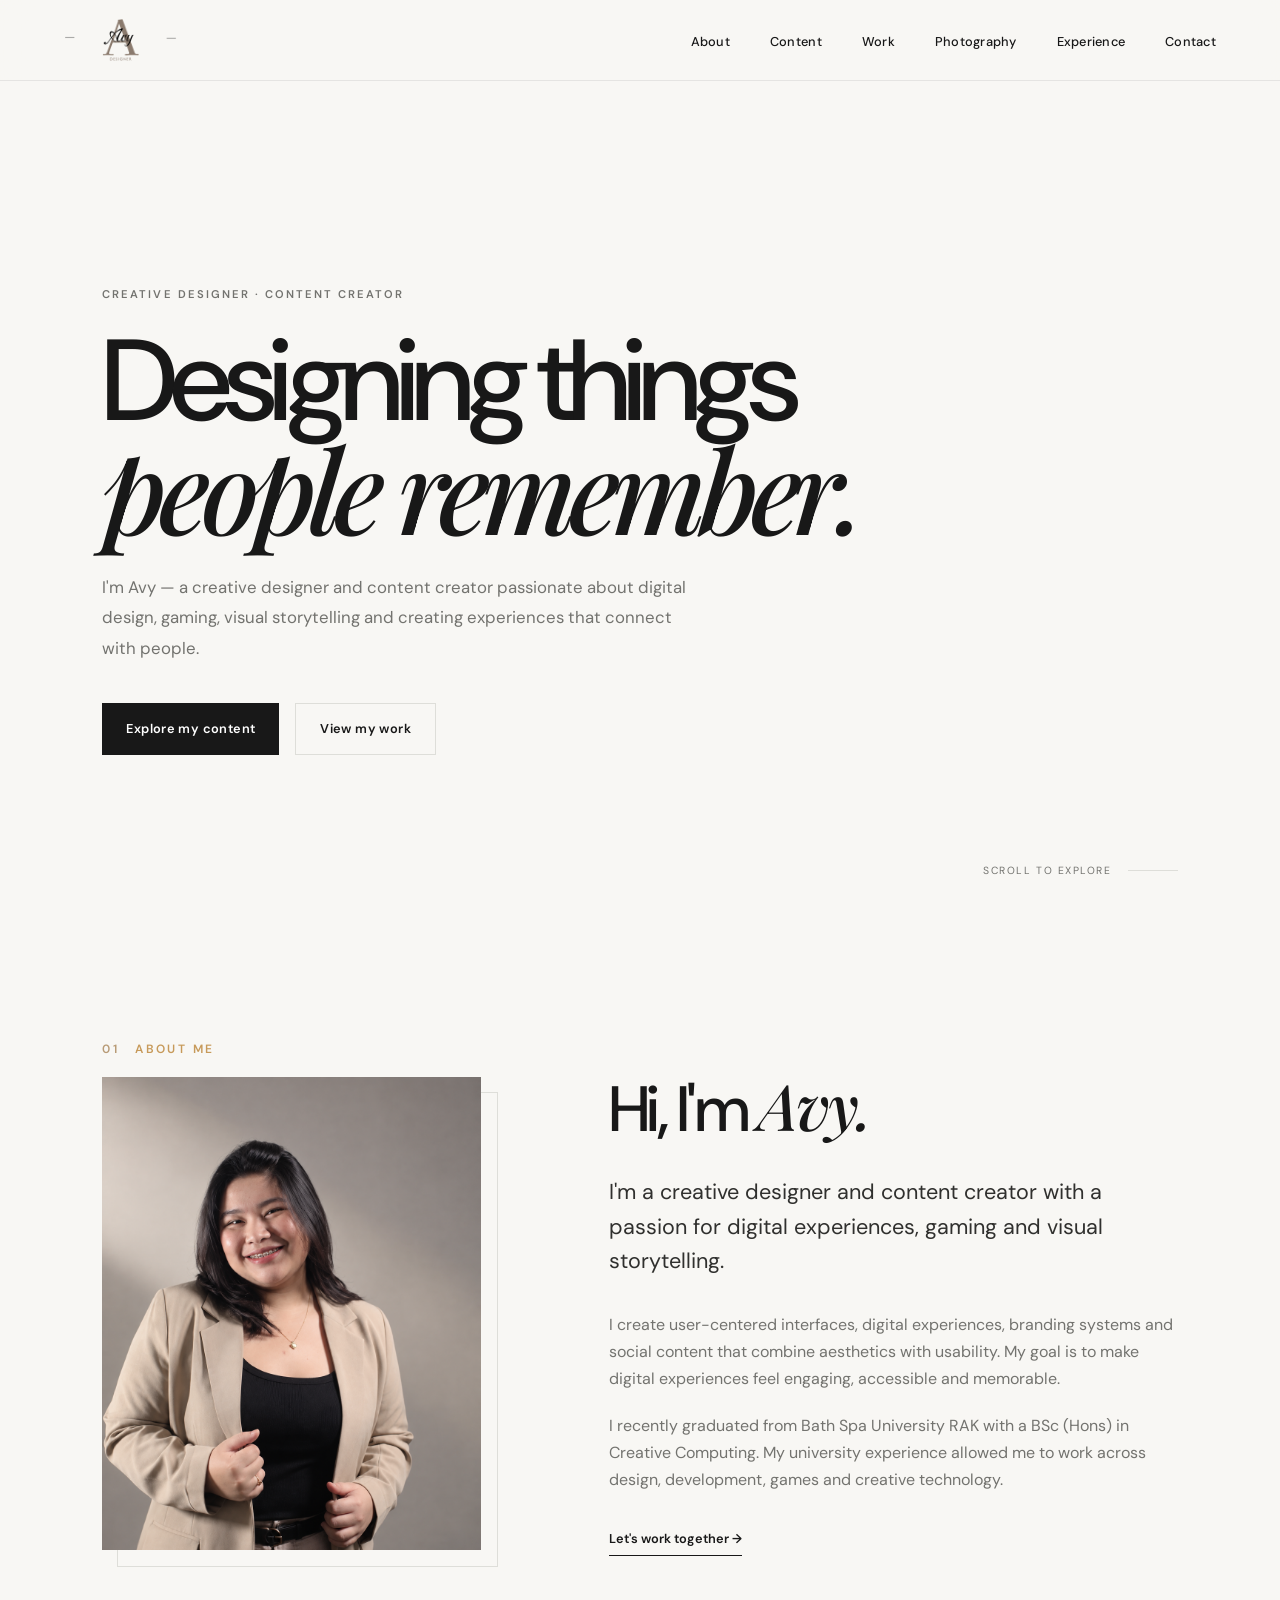
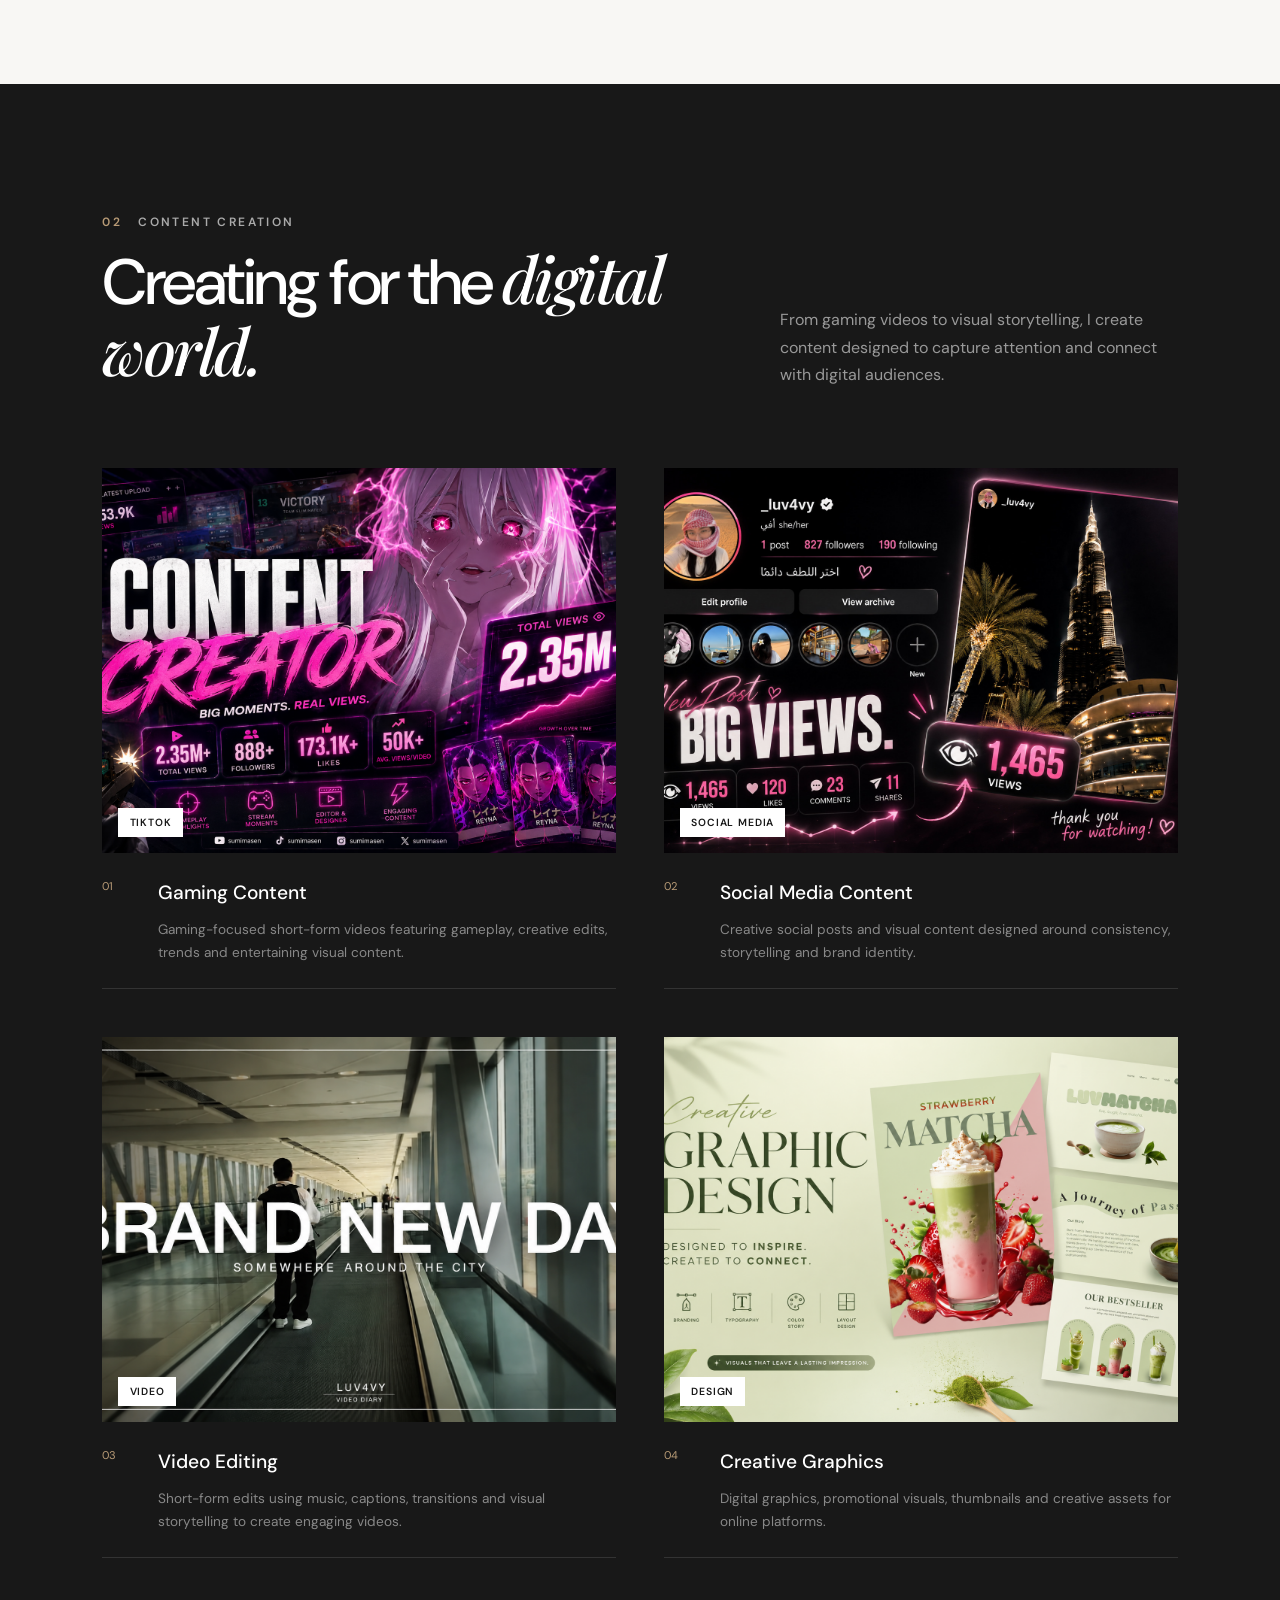
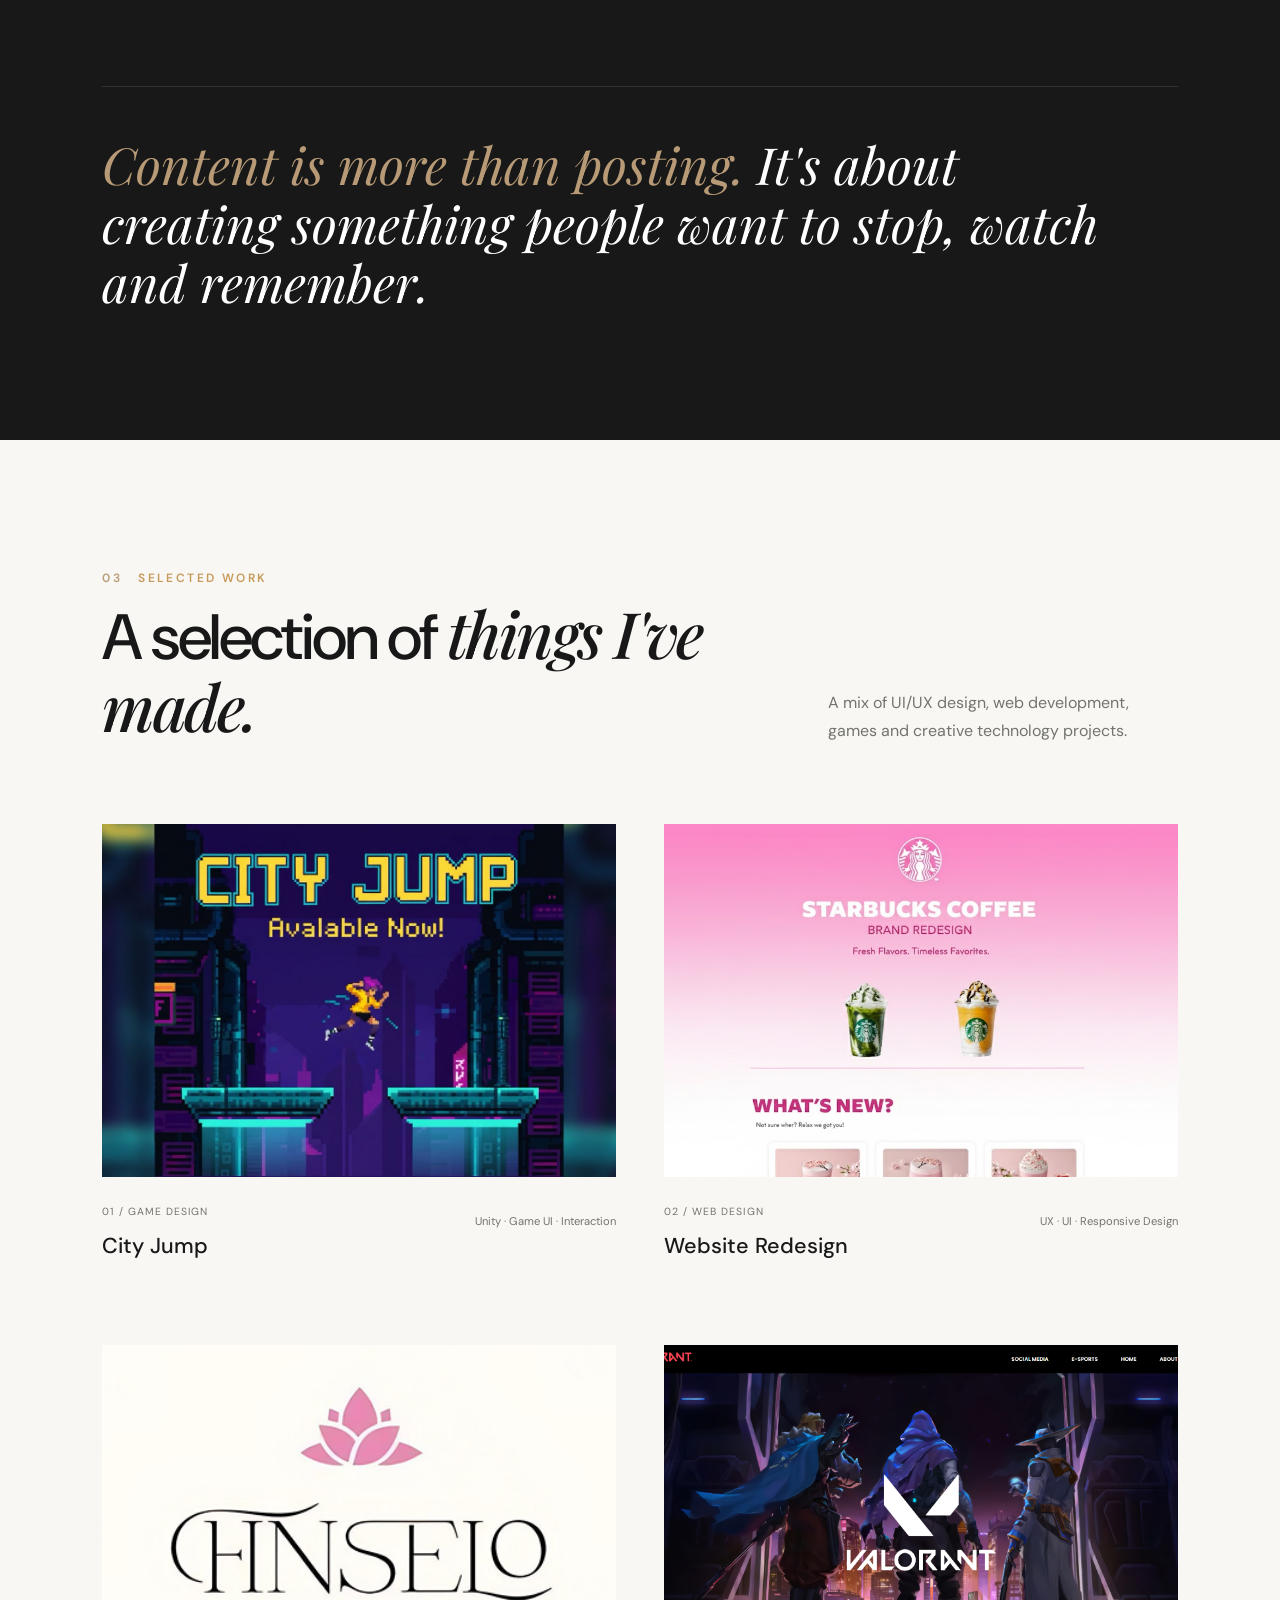
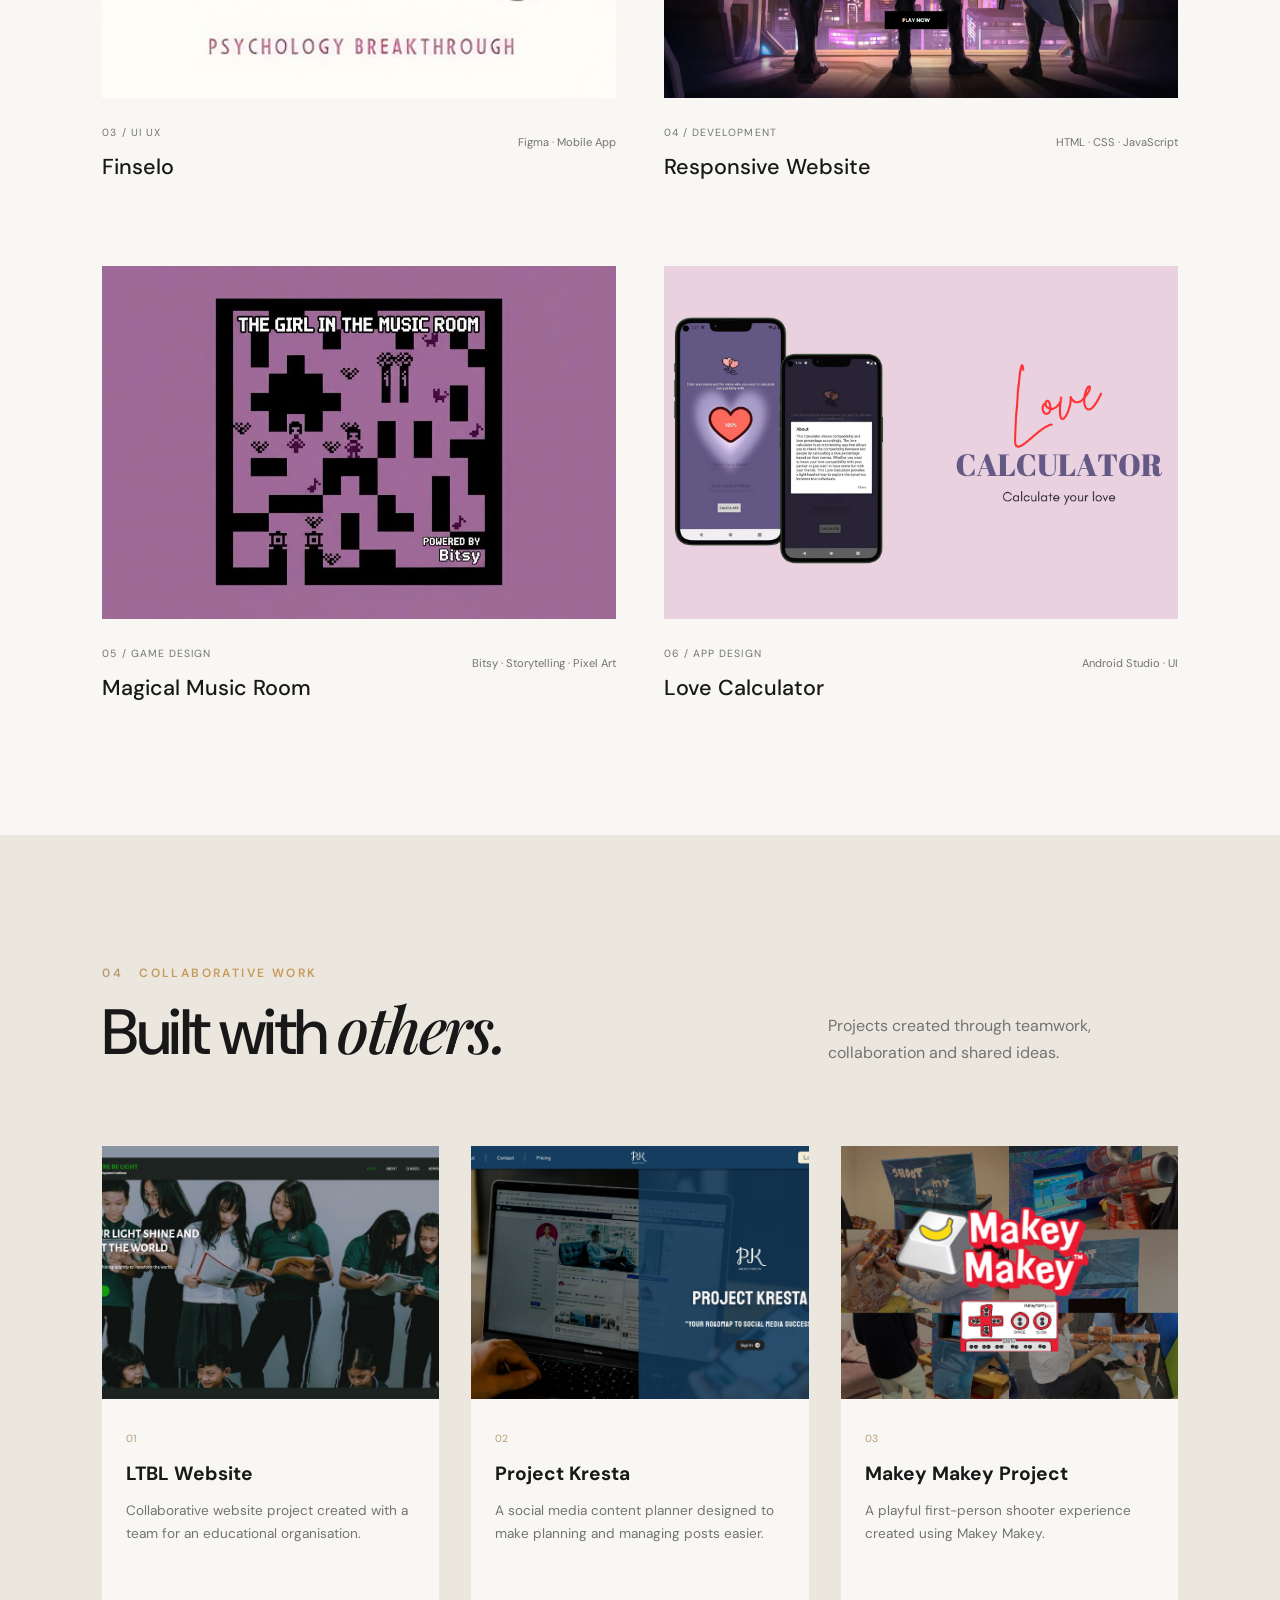
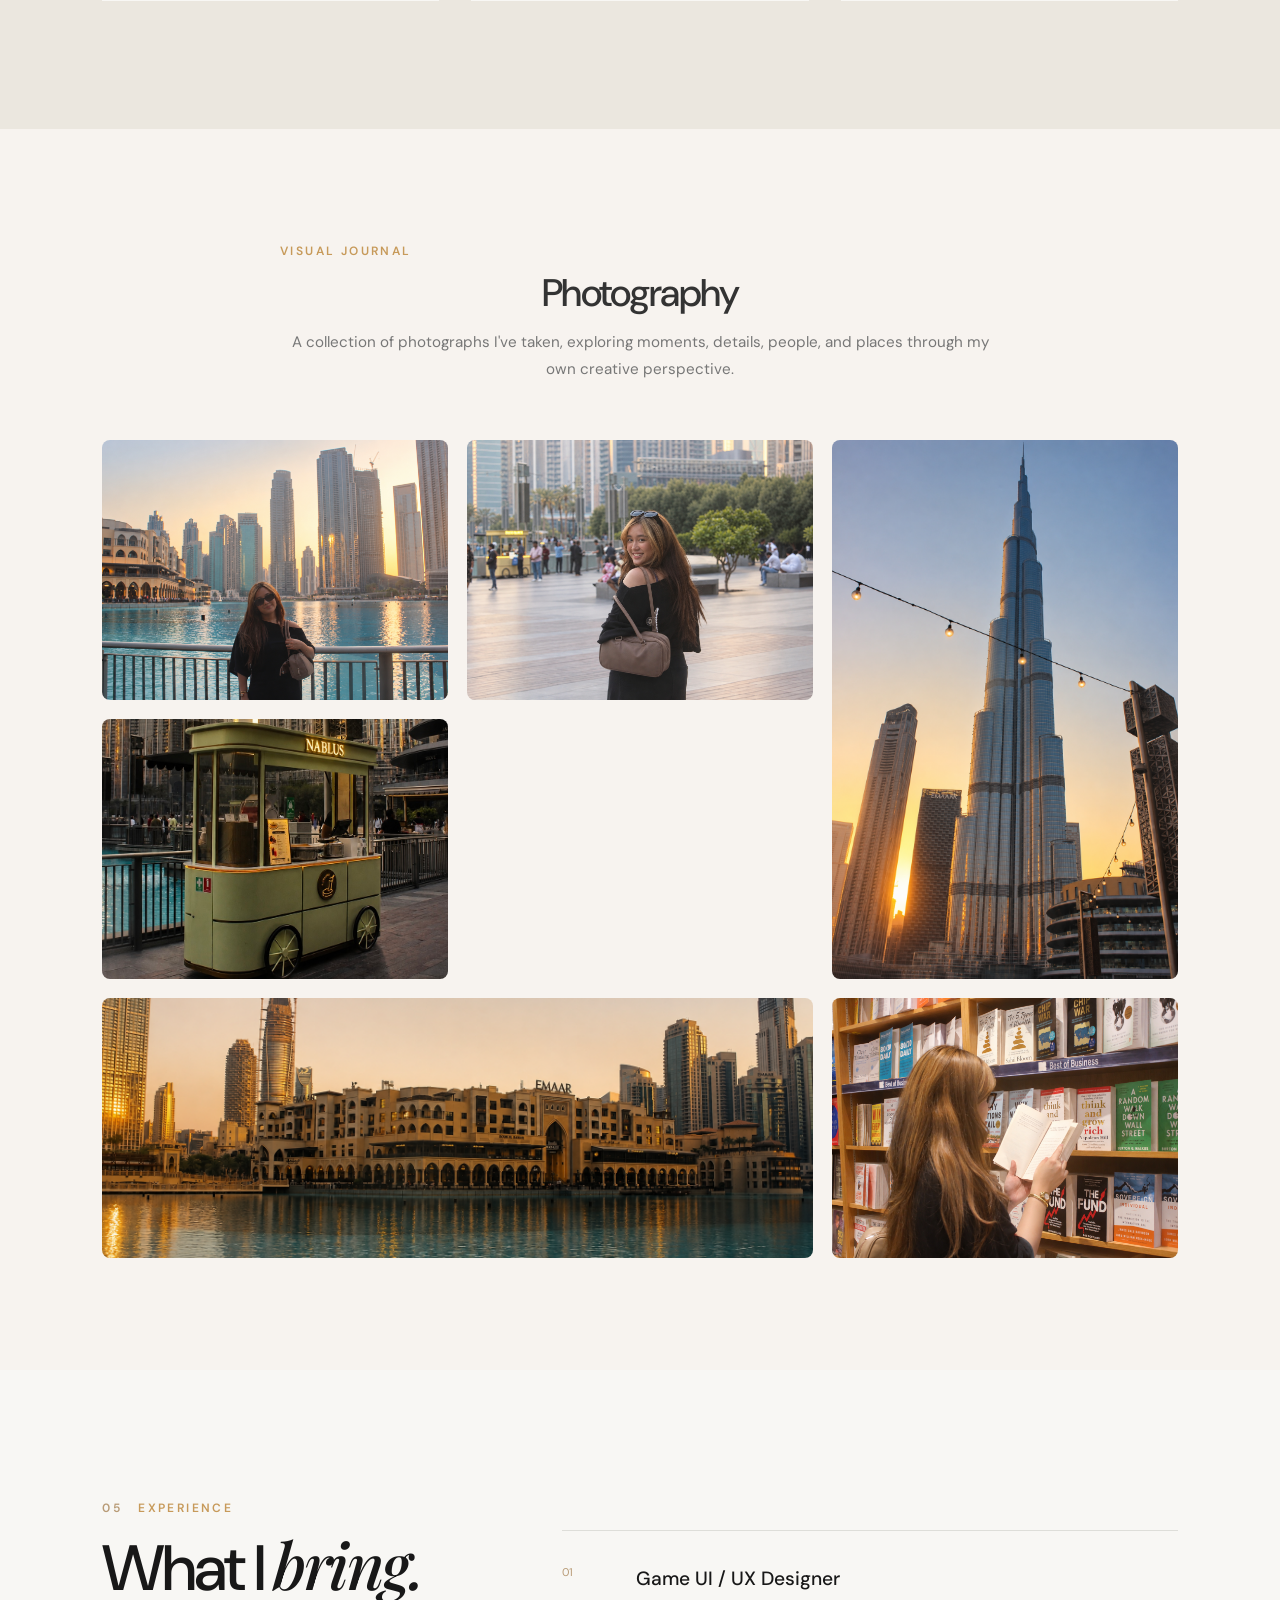
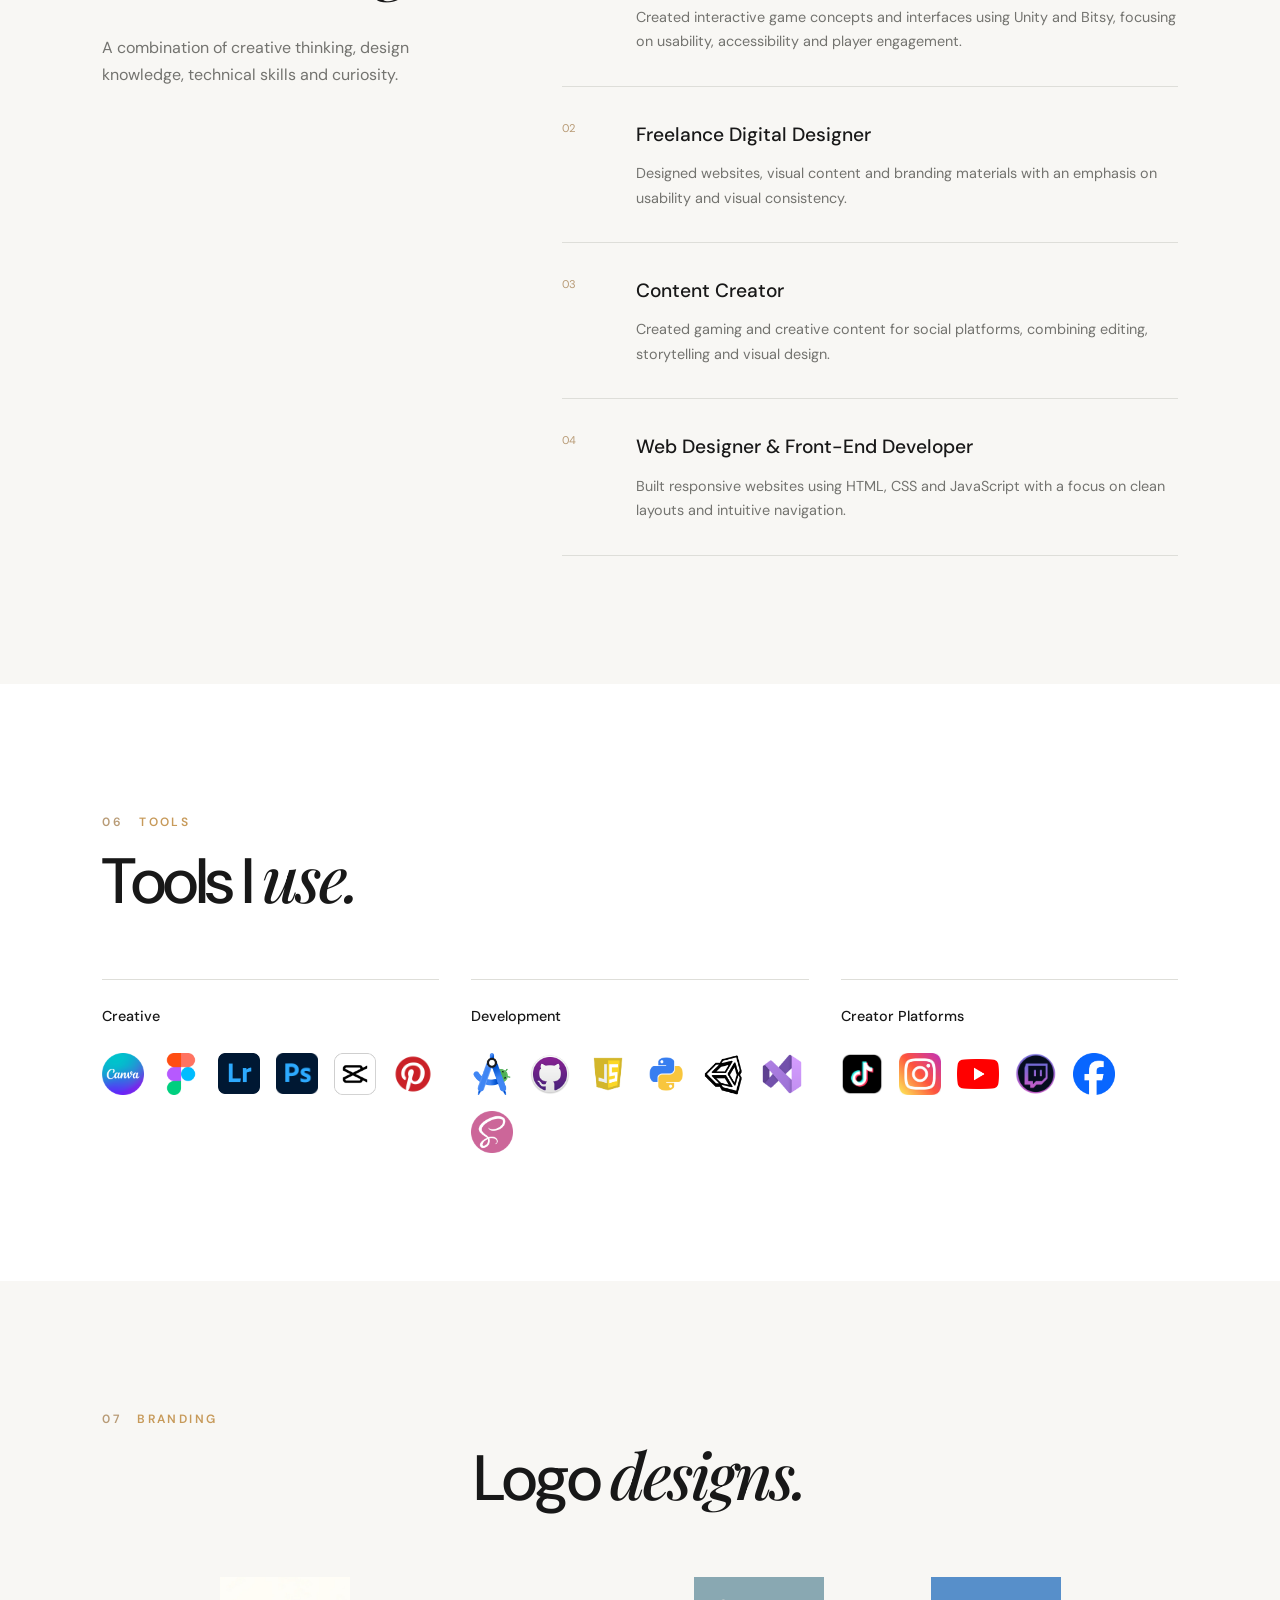
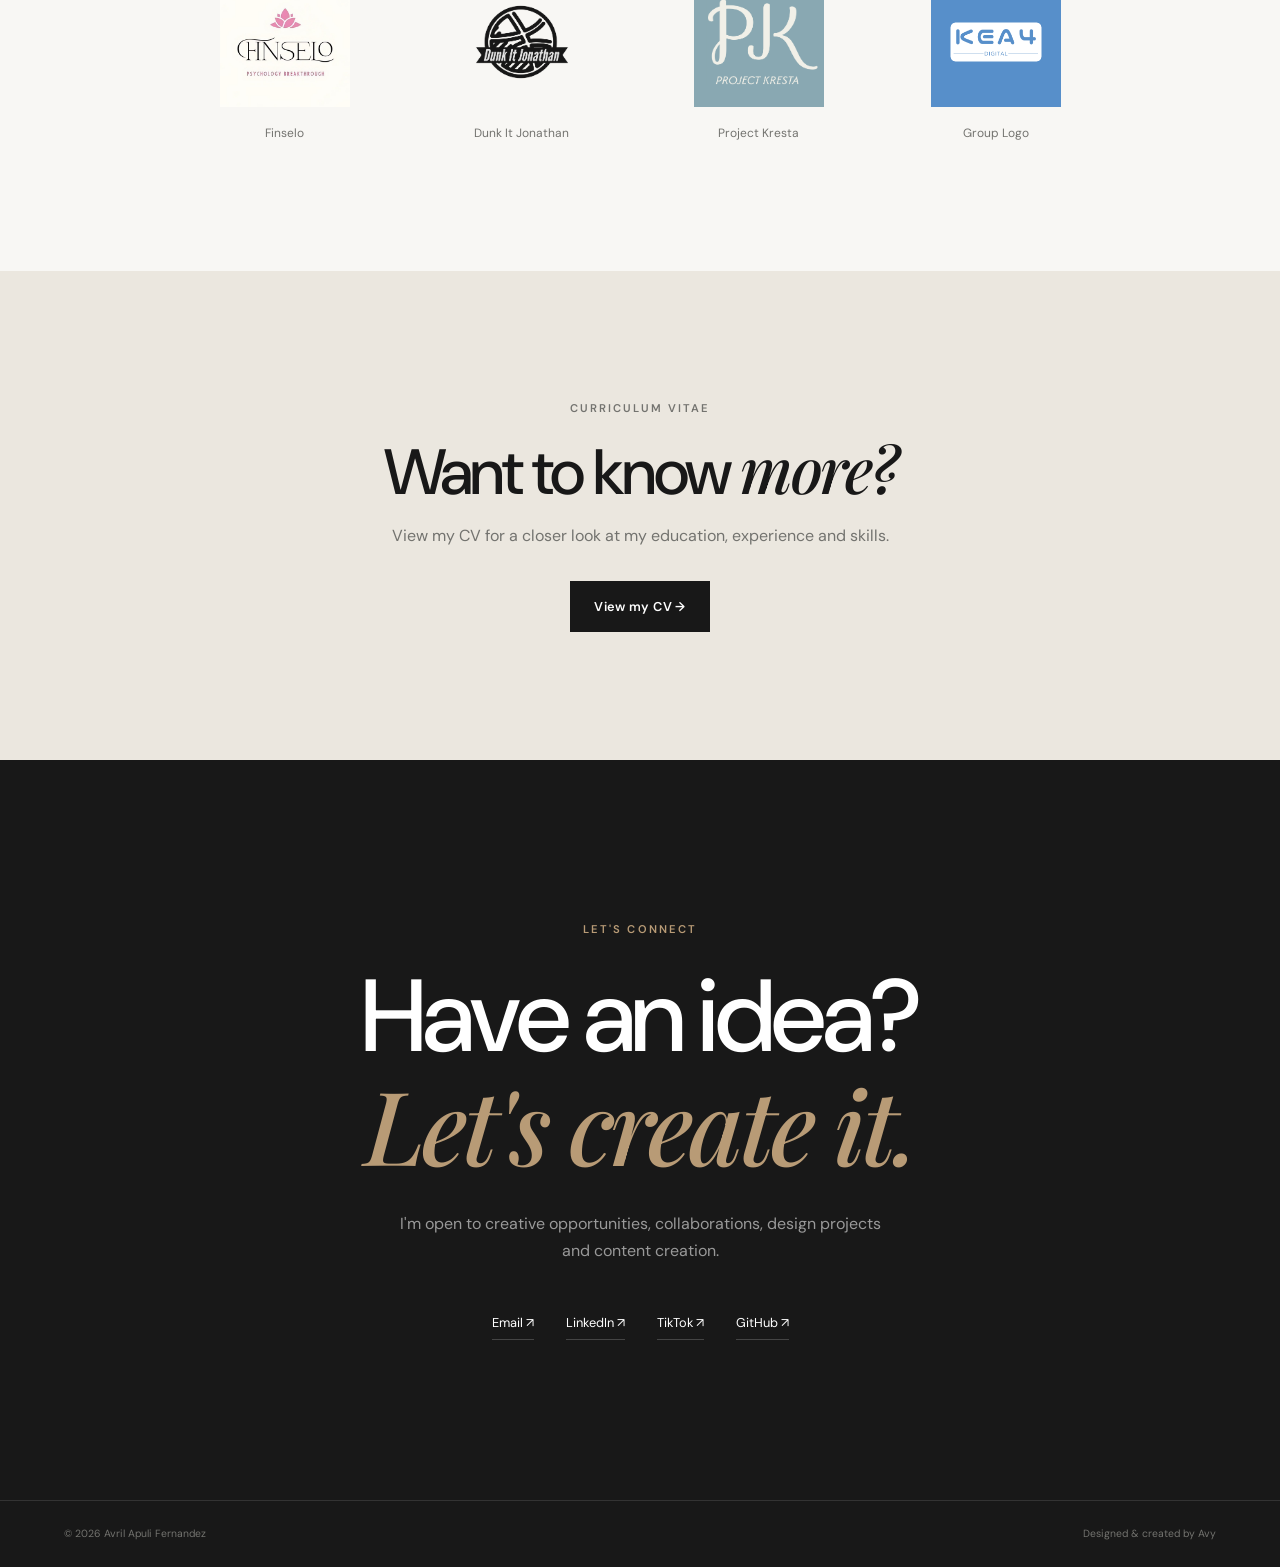
<file: index.html>
<!DOCTYPE html>
<html lang="en">
<head>
  <meta charset="UTF-8">
  <meta name="viewport" content="width=device-width, initial-scale=1.0">

  <title>Avy's Professional Portfolio</title>

  <link rel="icon" type="image/png" href="avy-high-resolution-logo.png">

  <link rel="stylesheet" href="stylesheet.css">

  <link href="https://fonts.googleapis.com/css2?family=DM+Sans:wght@400;500;600;700&family=Playfair+Display:ital,wght@0,500;0,600;1,500&display=swap" rel="stylesheet">
</head>

<body>

<!-- ================= NAVIGATION ================= -->

<header class="header">

  <nav class="navbar">

    <a href="#home" class="logo">
      <img
        src="avy-high-resolution-logo-transparent (2).png"
        alt="Avy logo"
      >
    </a>

    <div class="hamburger" id="hamburger">
      <span></span>
      <span></span>
      <span></span>
    </div>

    <ul class="nav-links" id="nav-links">
      <li><a href="#about">About</a></li>
      <li><a href="#content-creation">Content</a></li>
      <li><a href="#works">Work</a></li>
      <li><a href="#photography">Photography</a></li>
      <!--<li><a href="#certificates">Certificates</a></li>-->
      <li><a href="#experience">Experience</a></li>
      <li><a href="#contact">Contact</a></li>
    </ul>

  </nav>

</header>

<!-- ================= HERO ================= -->

<section id="home" class="hero">

  <div class="hero-content">

    <p class="eyebrow">CREATIVE DESIGNER · CONTENT CREATOR</p>

    <h1>
      Designing things
      <span>people remember.</span>
    </h1>

    <p class="hero-description">
      I'm Avy — a creative designer and content creator passionate about
      digital design, gaming, visual storytelling and creating experiences
      that connect with people.
    </p>

    <div class="hero-buttons">

      <a href="#content-creation" class="button button-dark">
        Explore my content
      </a>

      <a href="#works" class="button button-outline">
        View my work
      </a>

    </div>

  </div>

  <div class="hero-scroll">
    <span>Scroll to explore</span>
    <span class="scroll-line"></span>
  </div>

</section>


<!-- ================= ABOUT ================= -->

<section id="about" class="about section">

  <div class="section-label">
    <span>01</span>
    ABOUT ME
  </div>

  <div class="about-grid">

    <div class="about-image">

      <img
        src="portrait1.jpg"
        alt="Portrait of Avril Fernandez"
      >

    </div>

    <div class="about-content">

      <h2>
        Hi, I'm <em>Avy.</em>
      </h2>

      <p class="large-text">
        I'm a creative designer and content creator with a passion for
        digital experiences, gaming and visual storytelling.
      </p>

      <p>
        I create user-centered interfaces, digital experiences, branding
        systems and social content that combine aesthetics with usability.
        My goal is to make digital experiences feel engaging, accessible
        and memorable.
      </p>

      <p>
        I recently graduated from Bath Spa University RAK with a BSc (Hons)
        in Creative Computing. My university experience allowed me to work
        across design, development, games and creative technology.
      </p>

      <a href="#contact" class="text-link">
        Let's work together →
      </a>

    </div>

  </div>

</section>


<!-- ================= CONTENT CREATION ================= -->

<section id="content-creation" class="content-creation section">

  <div class="section-label">
    <span>02</span>
    CONTENT CREATION
  </div>

  <div class="content-heading">

    <div>

      <h2>
        Creating for the
        <em>digital world.</em>
      </h2>

    </div>

    <p>
      From gaming videos to visual storytelling, I create content designed
      to capture attention and connect with digital audiences.
    </p>

  </div>


  <div class="content-gallery">


    <!-- CONTENT 1 -->

    <article class="content-card">

      <div class="content-image">
        <a href="https://www.tiktok.com/@sumiimasennn" target="_blank">
        <img
          src="content1.jpg"
          alt="Gaming content creation"
        >
        </a>

        <span class="content-tag">
          TikTok
        </span>

      </div>

      <div class="content-info">

        <span class="content-number">01</span>

        <div>

          <h3>Gaming Content</h3>

          <p>
            Gaming-focused short-form videos featuring gameplay,
            creative edits, trends and entertaining visual content.
          </p>

        </div>

      </div>

    </article>


    <!-- CONTENT 2 -->

    <article class="content-card">

      <div class="content-image">

        <a href="https://www.instagram.com/sumiloomiee/" target="_blank">
        <img
          src="content2.jpg"
          alt="Social media content"
        >
        </a>

        <span class="content-tag">
          Social Media
        </span>

      </div>

      <div class="content-info">

        <span class="content-number">02</span>

        <div>

          <h3>Social Media Content</h3>

          <p>
            Creative social posts and visual content designed around
            consistency, storytelling and brand identity.
          </p>

        </div>

      </div>

    </article>


    <!-- CONTENT 3 -->

    <article class="content-card">

      <div class="content-image">

        <a href="https://drive.google.com/file/d/18K-_RpfJNdDI6Lz2Km_GwueuKUiyLoYX/view?usp=sharing" target="_blank">
        <img
          src="content3.jpg"
          alt="Video editing project"
        >
        </a>

        <span class="content-tag">
          Video
        </span>

      </div>

      <div class="content-info">

        <span class="content-number">03</span>

        <div>

          <h3>Video Editing</h3>

          <p>
            Short-form edits using music, captions, transitions and
            visual storytelling to create engaging videos.
          </p>

        </div>

      </div>

    </article>


    <!-- CONTENT 4 -->

    <article class="content-card">

      <div class="content-image">

        <a href="https://www.figma.com/design/c0Lro77N6oqTeTmfIgg89C/Matcha-Business?t=SzeQ8PpiKRPX0kLx-1" target="_blank">
        <img
          src="content4.jpg"
          alt="Digital graphic design"
        >
        </a>

        <span class="content-tag">
          Design
        </span>

      </div>

      <div class="content-info">

        <span class="content-number">04</span>

        <div>

          <h3>Creative Graphics</h3>

          <p>
            Digital graphics, promotional visuals, thumbnails and
            creative assets for online platforms.
          </p>

        </div>

      </div>

    </article>

  </div>


  <div class="creator-statement">

    <p>
      <span>Content is more than posting.</span>
      It's about creating something people want to stop,
      watch and remember.
    </p>

  </div>

</section>


<!-- ================= WORK ================= -->

<section id="works" class="works section">

  <div class="section-label">
    <span>03</span>
    SELECTED WORK
  </div>

  <div class="work-heading">

    <h2>
      A selection of
      <em>things I've made.</em>
    </h2>

    <p>
      A mix of UI/UX design, web development, games and
      creative technology projects.
    </p>

  </div>


  <div class="project-grid">


    <!-- PROJECT -->

    <a
      href="https://kowpimocha.itch.io/ct-jump"
      target="_blank"
      class="project featured"
    >

      <div class="project-image">

        <img
          src="city jump.jpg"
          alt="City Jump game"
        >

        <span class="project-arrow">↗</span>

      </div>

      <div class="project-meta">

        <div>
          <span>01 / GAME DESIGN</span>
          <h3>City Jump</h3>
        </div>

        <p>
          Unity · Game UI · Interaction
        </p>

      </div>

    </a>


    <!-- PROJECT -->

    <a
      href="https://marvelous-pony-65d665.netlify.app/"
      target="_blank"
      class="project"
    >

      <div class="project-image">

        <img
          src="starbs.jpg"
          alt="Website redesign"
        >

        <span class="project-arrow">↗</span>

      </div>

      <div class="project-meta">

        <div>
          <span>02 / WEB DESIGN</span>
          <h3>Website Redesign</h3>
        </div>

        <p>
          UX · UI · Responsive Design
        </p>

      </div>

    </a>


    <!-- PROJECT -->

    <a
      href="https://www.figma.com/proto/Gzxs8275vWsYorkAedCc73/FINSELO-PROTOYPE?node-id=1-2&starting-point-node-id=1%3A2&t=7ZNypUablXaYh5VF-1"
      target="_blank"
      class="project"
    >

      <div class="project-image">

        <img
          src="finselo 1.png"
          alt="Finselo mobile app"
        >

        <span class="project-arrow">↗</span>

      </div>

      <div class="project-meta">

        <div>
          <span>03 / UI UX</span>
          <h3>Finselo</h3>
        </div>

        <p>
          Figma · Mobile App
        </p>

      </div>

    </a>


    <!-- PROJECT -->

    <a
      href="https://valfweb.netlify.app/"
      target="_blank"
      class="project"
    >

      <div class="project-image">

        <img
          src="web dev.png"
          alt="Responsive website"
        >

        <span class="project-arrow">↗</span>

      </div>

      <div class="project-meta">

        <div>
          <span>04 / DEVELOPMENT</span>
          <h3>Responsive Website</h3>
        </div>

        <p>
          HTML · CSS · JavaScript
        </p>

      </div>

    </a>


    <!-- PROJECT -->

    <a
      href="https://kowpimocha.itch.io/magical-music-room"
      target="_blank"
      class="project"
    >

      <div class="project-image">

        <img
          src="MRBITSY.jpeg"
          alt="Magical Music Room"
        >

        <span class="project-arrow">↗</span>

      </div>

      <div class="project-meta">

        <div>
          <span>05 / GAME DESIGN</span>
          <h3>Magical Music Room</h3>
        </div>

        <p>
          Bitsy · Storytelling · Pixel Art
        </p>

      </div>

    </a>


    <!-- PROJECT -->

    <a
      href="https://drive.google.com/file/d/1uu-B8Q8aydT86OCfUR45F1eVJ3cds6Sk/view?usp=sharing"
      target="_blank"
      class="project"
    >

      <div class="project-image">

        <img
          src="CALCULATOR.png"
          alt="Love Calculator App"
        >

        <span class="project-arrow">↗</span>

      </div>

      <div class="project-meta">

        <div>
          <span>06 / APP DESIGN</span>
          <h3>Love Calculator</h3>
        </div>

        <p>
          Android Studio · UI
        </p>

      </div>

    </a>

  </div>

</section>


<!-- ================= TEAM PROJECTS ================= -->

<section class="team-projects section">

  <div class="section-label">
    <span>04</span>
    COLLABORATIVE WORK
  </div>

  <div class="work-heading">

    <h2>
      Built with
      <em>others.</em>
    </h2>

    <p>
      Projects created through teamwork, collaboration and shared ideas.
    </p>

  </div>


  <div class="team-grid">


    <a
      href="https://ltbl.netlify.app/"
      target="_blank"
      class="team-card"
    >

      <img src="ltbl.png" alt="LTBL website">

      <div>

        <span>01</span>

        <h3>LTBL Website</h3>

        <p>
          Collaborative website project created with a team
          for an educational organisation.
        </p>

      </div>

    </a>


    <a
      href="https://youtu.be/3he4hDYJ6gI?si=4LHl84XswQQxG9X7"
      target="_blank"
      class="team-card"
    >

      <img src="pk.png" alt="Project Kresta">

      <div>

        <span>02</span>

        <h3>Project Kresta</h3>

        <p>
          A social media content planner designed to make
          planning and managing posts easier.
        </p>

      </div>

    </a>


    <a
      href="https://drive.google.com/file/d/1wsF-MuVcW0PXw0GeC_WhOpnkVg9iXyb0/view?usp=sharing"
      target="_blank"
      class="team-card"
    >

      <img src="makey.jpg" alt="Makey Makey project">

      <div>

        <span>03</span>

        <h3>Makey Makey Project</h3>

        <p>
          A playful first-person shooter experience
          created using Makey Makey.
        </p>

      </div>

    </a>

  </div>

</section>

<!-- PHOTOGRAPHY SECTION -->
<section id="photography" class="photography">
  <div class="photography-header">
    <p class="section-label">VISUAL JOURNAL</p>
    <h2>Photography</h2>
    <p class="photography-intro">
      A collection of photographs I've taken, exploring moments,
      details, people, and places through my own creative perspective.
    </p>
  </div>

  <div class="photo-gallery">

    <div class="photo-item">
      <img src="photo1.PNG" alt="Photography project 1">
      <div class="photo-caption">
        <span>Golden Hour</span>
        <h3>Finding calm in the city's rhythm</h3>
      </div>
    </div>

    <div class="photo-item">
      <img src="photo2.PNG" alt="Photography project 2">
      <div class="photo-caption">
        <span>Among the Crowd</span>
        <h3>One moment, countless stories</h3>
      </div>
    </div>

    <div class="photo-item photo-tall">
      <img src="photo3.PNG" alt="Photography project 3">
      <div class="photo-caption">
        <span>City Icons</span>
        <h3>Architecture framed through my perspective</h3>
      </div>
    </div>

    <div class="photo-item">
      <img src="photo4.PNG" alt="Photography project 4">
      <div class="photo-caption">
        <span>Street Stories</span>
        <h3>The little details that bring places to life</h3>
      </div>
    </div>

    <div class="photo-item photo-wide">
      <img src="photo5.PNG" alt="Photography project 5">
      <div class="photo-caption">
        <span>Urban Reflections</span>
        <h3>Where light meets the skyline</h3>
      </div>
    </div>

    <div class="photo-item">
      <img src="photo6.PNG" alt="Photography project 6">
      <div class="photo-caption">
        <span>Lost in Pages</span>
        <h3>A quiet escape in a world of stories</h3>
      </div>
    </div>

  </div>
</section>

<!--<section id="certificates" class="certificates section">

    <div class="section-label">
        <span>05</span>
        CERTIFICATES
    </div>

    <div class="cert-header">

        <h2>
            Learning &
            <em>Achievements.</em>
        </h2>

        <p>
            Certifications, diplomas and professional development that
            continue to strengthen my creative and technical skills.
        </p>

    </div>-->
    
  
    <!--<div class="certificate-grid">

         Portrait 
        <div class="certificate portrait">
            <img src="certificate1.jpg" alt="">
        </div>

        <div class="certificate portrait">
            <img src="certificate2.jpg" alt="">
        </div>

        <div class="certificate portrait">
            <img src="certificate3.jpg" alt="">
        </div>

        <div class="certificate portrait">
            <img src="certificate4.jpg" alt="">
        </div>

        <div class="certificate portrait">
            <img src="certificate5.jpg" alt="">
        </div>

        <div class="certificate portrait">
            <img src="certificate6.jpg" alt="">
        </div>

        Landscape
        <div class="certificate landscape">
            <img src="certificate7.jpg" alt="">
        </div>

        <div class="certificate landscape">
            <img src="certificate8.jpg" alt="">
        </div>

        <div class="certificate landscape">
            <img src="certificate9.jpg" alt="">
        </div>

    </div>

</section>-->


<!-- ================= EXPERIENCE ================= -->

<section id="experience" class="experience section">

  <div class="section-label">
    <span>05</span>
    EXPERIENCE
  </div>

  <div class="experience-layout">

    <div>

      <h2>
        What I
        <em>bring.</em>
      </h2>

      <p class="experience-intro">
        A combination of creative thinking, design knowledge,
        technical skills and curiosity.
      </p>

    </div>


    <div class="experience-list">

      <div class="experience-item">

        <span>01</span>

        <div>

          <h3>Game UI / UX Designer</h3>

          <p>
            Created interactive game concepts and interfaces
            using Unity and Bitsy, focusing on usability,
            accessibility and player engagement.
          </p>

        </div>

      </div>


      <div class="experience-item">

        <span>02</span>

        <div>

          <h3>Freelance Digital Designer</h3>

          <p>
            Designed websites, visual content and branding
            materials with an emphasis on usability and
            visual consistency.
          </p>

        </div>

      </div>


      <div class="experience-item">

        <span>03</span>

        <div>

          <h3>Content Creator</h3>

          <p>
            Created gaming and creative content for social
            platforms, combining editing, storytelling and
            visual design.
          </p>

        </div>

      </div>


      <div class="experience-item">

        <span>04</span>

        <div>

          <h3>Web Designer & Front-End Developer</h3>

          <p>
            Built responsive websites using HTML, CSS and
            JavaScript with a focus on clean layouts and
            intuitive navigation.
          </p>

        </div>

      </div>

    </div>

  </div>

</section>


<!-- ================= SOFTWARE ================= -->

<section class="tools section">

  <div class="section-label">
    <span>06</span>
    TOOLS
  </div>

  <h2>
    Tools I
    <em>use.</em>
  </h2>


  <div class="tools-grid">

    <div class="tool-group">

      <h3>Creative</h3>

      <div class="tool-icons">

        <img src="canva.webp" alt="Canva">
        <img src="figma.png" alt="Figma">
        <img src="lightroom.png" alt="Lightroom">
        <img src="photoshop.png" alt="Photoshop">
        <img src="capcut.png" alt="CapCut">
        <img src="pinterest.png" alt="Pinterest">

      </div>

    </div>


    <div class="tool-group">

      <h3>Development</h3>

      <div class="tool-icons">

        <img src="android studio.png" alt="Android Studio">
        <img src="github.png" alt="GitHub">
        <img src="js.webp" alt="JavaScript">
        <img src="python.png" alt="Python">
        <img src="unity engine.png" alt="Unity">
        <img src="vs code.png" alt="Visual Studio Code">
        <img src="sass.png" alt="SASS">

      </div>

    </div>


    <div class="tool-group">

      <h3>Creator Platforms</h3>

      <div class="tool-icons">

        <img src="tiktok.png" alt="TikTok">
        <img src="instagram.png" alt="Instagram">
        <img src="youtube.png" alt="YouTube">
        <img src="twitch.png" alt="Twitch">
        <img src="facebook.png" alt="Facebook">

      </div>

    </div>

  </div>

</section>


<!-- ================= LOGOS ================= -->

<section class="logos section">

  <div class="section-label">
    <span>07</span>
    BRANDING
  </div>

  <h2>
    Logo
    <em>designs.</em>
  </h2>

  <div class="logos-gallery">

    <div class="logo-item">
      <img src="finselo 1.png" alt="Finselo logo">
      <p>Finselo</p>
    </div>

    <div class="logo-item">
      <img src="Dunk It Jonathan-1 1.png" alt="Dunk It Jonathan logo">
      <p>Dunk It Jonathan</p>
    </div>

    <div class="logo-item">
      <img src="Project Kresta.png" alt="Project Kresta logo">
      <p>Project Kresta</p>
    </div>

    <div class="logo-item">
      <img src="Group Name.png" alt="Group logo">
      <p>Group Logo</p>
    </div>

  </div>

</section>


<!-- ================= CV ================= -->

<section class="cv section">

  <div class="cv-content">

    <p class="eyebrow">CURRICULUM VITAE</p>

    <h2>
      Want to know
      <em>more?</em>
    </h2>

    <p>
      View my CV for a closer look at my education,
      experience and skills.
    </p>

    <a
      href="files/AvrilFernandezGD.CV.pdf"
      target="_blank"
      class="button button-dark"
    >
      View my CV →
    </a>

  </div>

</section>


<!-- ================= CONTACT ================= -->

<section id="contact" class="contact">

  <div class="contact-inner">

    <p class="eyebrow">LET'S CONNECT</p>

    <h2>
      Have an idea?
      <br>
      <em>Let's create it.</em>
    </h2>

    <p class="contact-description">
      I'm open to creative opportunities, collaborations,
      design projects and content creation.
    </p>


    <div class="socials">

      <a
        href="https://mail.google.com/mail/?view=cm&fs=1&to=avril.fernandez.6921@gmail.com"
        target="_blank"
      >
        Email ↗
      </a>

      <a
        href="https://www.linkedin.com/in/4vy/"
        target="_blank"
      >
        LinkedIn ↗
      </a>

      <a
        href="https://www.tiktok.com/@_luv4vy"
        target="_blank"
      >
        TikTok ↗
      </a>

      <a
        href="https://github.com/sonutabby"
        target="_blank"
      >
        GitHub ↗
      </a>

    </div>

  </div>

</section>


<!-- ================= FOOTER ================= -->

<footer>

  <p>
    © 2026 Avril Apuli Fernandez
  </p>

  <p>
    Designed & created by Avy
  </p>

</footer>


<!-- ================= JAVASCRIPT ================= -->

<script>

  const hamburger = document.getElementById("hamburger");
  const navLinks = document.getElementById("nav-links");

  hamburger.addEventListener("click", () => {

    hamburger.classList.toggle("toggle");
    navLinks.classList.toggle("active");

  });


  document.querySelectorAll(".nav-links a").forEach(link => {

    link.addEventListener("click", () => {

      hamburger.classList.remove("toggle");
      navLinks.classList.remove("active");

    });

  });


  /* Scroll reveal */

  const revealElements = document.querySelectorAll(
    ".section, .project, .content-card, .team-card, .experience-item, .tool-group, .logo-item"
  );

  const observer = new IntersectionObserver(

    (entries) => {

      entries.forEach(entry => {

        if (entry.isIntersecting) {

          entry.target.classList.add("visible");

          observer.unobserve(entry.target);

        }

      });

    },

    {
      threshold: 0.12
    }

  );


  revealElements.forEach(element => {

    observer.observe(element);

  });


  /* Prevent browser from restoring scroll position */

  window.history.scrollRestoration = "manual";

</script>

</body>
</html>
</file>
<file: stylesheet.css>
/* =========================================================
   AVY PORTFOLIO
   Minimalist / Editorial / Content Creator
========================================================= */


/* =========================================================
   RESET
========================================================= */

* {
  margin: 0;
  padding: 0;
  box-sizing: border-box;
}


html {
  scroll-behavior: smooth;
}


body {
  font-family: "DM Sans", sans-serif;
  background: #f8f7f4;
  color: #181818;
  line-height: 1.7;
  overflow-x: hidden;
}


img {
  max-width: 100%;
  display: block;
}


a {
  color: inherit;
}


/* =========================================================
   VARIABLES
========================================================= */

:root {

  --background: #f8f7f4;

  --white: #ffffff;

  --black: #181818;

  --dark-gray: #30302e;

  --gray: #73736f;

  --light-gray: #deded9;

  --beige: #ebe7df;

  --accent: #b89b76;

  --serif: "Playfair Display", serif;

  --sans: "DM Sans", sans-serif;

}


/* =========================================================
   TYPOGRAPHY
========================================================= */

h1,
h2,
h3,
p {
  margin: 0;
}


h1,
h2 {
  font-weight: 500;
}


h2 {
  font-size: clamp(2.5rem, 5vw, 4.5rem);
  line-height: 1.05;
  letter-spacing: -0.04em;
}


h2 em,
h1 span {
  font-family: var(--serif);
  font-style: italic;
  font-weight: 500;
}


p {
  color: var(--gray);
}


.eyebrow {
  font-size: 0.7rem;
  letter-spacing: 0.18em;
  font-weight: 600;
  color: var(--gray);
}


/* =========================================================
   HEADER
========================================================= */

.header {

  position: sticky;

  top: 0;

  z-index: 1000;

  background: rgba(248, 247, 244, 0.92);

  backdrop-filter: blur(15px);

  border-bottom: 1px solid rgba(24, 24, 24, 0.08);

}


.navbar {

  max-width: 1400px;

  margin: auto;

  padding: 1.2rem 5%;

  display: flex;

  align-items: center;

  justify-content: space-between;

}


.logo img {

  height: 42px;

  width: auto;

  object-fit: contain;

}


.nav-links {

  list-style: none;

  display: flex;

  align-items: center;

  gap: 2.5rem;

}


.nav-links a {

  text-decoration: none;

  color: var(--black);

  font-size: 0.8rem;

  font-weight: 500;

  letter-spacing: 0.02em;

  position: relative;

}


.nav-links a::after {

  content: "";

  position: absolute;

  left: 0;

  bottom: -6px;

  width: 0;

  height: 1px;

  background: var(--black);

  transition: width 0.3s ease;

}


.nav-links a:hover::after {

  width: 100%;

}


/* =========================================================
   HAMBURGER
========================================================= */

.hamburger {

  display: none;

  flex-direction: column;

  gap: 5px;

  cursor: pointer;

  z-index: 1001;

}


.hamburger span {

  width: 25px;

  height: 2px;

  background: var(--black);

  transition: 0.3s;

}


.hamburger.toggle span:nth-child(1) {

  transform: rotate(45deg) translate(5px, 5px);

}


.hamburger.toggle span:nth-child(2) {

  opacity: 0;

}


.hamburger.toggle span:nth-child(3) {

  transform: rotate(-45deg) translate(5px, -5px);

}


/* =========================================================
   HERO
========================================================= */

.hero {

  min-height: calc(100vh - 70px);

  padding: 8rem 8% 5rem;

  display: flex;

  flex-direction: column;

  justify-content: center;

  position: relative;

  max-width: 1500px;

  margin: auto;

}


.hero-content {

  max-width: 900px;

}


.hero h1 {

  font-size: clamp(4rem, 9vw, 9rem);

  line-height: 0.92;

  letter-spacing: -0.07em;

  font-weight: 500;

  margin: 1.5rem 0 2rem;

}


.hero h1 span {

  display: block;

}


.hero-description {

  max-width: 600px;

  font-size: 1.05rem;

  line-height: 1.8;

  margin-bottom: 2.5rem;

}


.hero-buttons {

  display: flex;

  gap: 1rem;

  flex-wrap: wrap;

}


/* =========================================================
   BUTTONS
========================================================= */

.button {

  display: inline-flex;

  align-items: center;

  justify-content: center;

  padding: 0.9rem 1.5rem;

  text-decoration: none;

  font-size: 0.8rem;

  font-weight: 600;

  letter-spacing: 0.03em;

  transition: all 0.3s ease;

}


.button-dark {

  background: var(--black);

  color: white;

}


.button-dark:hover {

  background: var(--accent);

  transform: translateY(-2px);

}


.button-outline {

  border: 1px solid var(--light-gray);

  color: var(--black);

}


.button-outline:hover {

  border-color: var(--black);

}


.hero-scroll {

  position: absolute;

  bottom: 2rem;

  right: 8%;

  display: flex;

  align-items: center;

  gap: 1rem;

  font-size: 0.65rem;

  letter-spacing: 0.15em;

  text-transform: uppercase;

  color: var(--gray);

}


.scroll-line {

  width: 50px;

  height: 1px;

  background: var(--light-gray);

}


/* =========================================================
   GENERAL SECTIONS
========================================================= */

.section {

  padding: 8rem 8%;

  max-width: 1500px;

  margin: auto;

}


.section-label {

  display: flex;

  align-items: center;

  gap: 1rem;

  font-size: 0.7rem;

  letter-spacing: 0.15em;

  font-weight: 600;

  color: var(--gray);

  margin-bottom: 4rem;

}


.section-label span {

  color: var(--accent);

}


/* =========================================================
   ABOUT
========================================================= */

.about-grid {

  display: grid;

  grid-template-columns: 0.8fr 1.2fr;

  gap: 8rem;

  align-items: center;

}


.about-image {

  position: relative;

}


.about-image::before {

  content: "";

  position: absolute;

  width: 100%;

  height: 100%;

  border: 1px solid var(--light-gray);

  top: 15px;

  left: 15px;

  z-index: -1;

}


.about-image img {

  width: 100%;

  max-width: 480px;

  aspect-ratio: 4 / 5;

  object-fit: cover;

  filter: grayscale(10%);

}


.about-content h2 {

  margin-bottom: 2rem;

}


.about-content p {

  max-width: 650px;

  margin-bottom: 1.2rem;

}


.about-content .large-text {

  font-size: 1.35rem;

  line-height: 1.6;

  color: var(--dark-gray);

  margin-bottom: 2rem;

}


.text-link {

  display: inline-block;

  margin-top: 1rem;

  font-size: 0.8rem;

  font-weight: 600;

  text-decoration: none;

  border-bottom: 1px solid var(--black);

  padding-bottom: 5px;

}


/* =========================================================
   CONTENT CREATION
========================================================= */

.content-creation {

  max-width: none;

  background: var(--black);

  color: white;

}


.content-creation .section-label {

  color: #aaa;

}


.content-creation .section-label span {

  color: var(--accent);

}


.content-heading {

  max-width: 1200px;

  margin: auto;

  display: grid;

  grid-template-columns: 1.2fr 0.8fr;

  gap: 5rem;

  align-items: end;

  margin-bottom: 5rem;

}


.content-heading h2 {

  color: white;

}


.content-heading p {

  color: #999;

  max-width: 450px;

}


.content-gallery {

  max-width: 1200px;

  margin: auto;

  display: grid;

  grid-template-columns: repeat(2, 1fr);

  gap: 3rem;

}


.content-card {

  transition: transform 0.4s ease;

}


.content-card:hover {

  transform: translateY(-6px);

}


.content-image {

  position: relative;

  overflow: hidden;

  aspect-ratio: 4 / 3;

}


.content-image img {

  width: 100%;

  height: 100%;

  object-fit: cover;

  transition: transform 0.6s ease;

}


.content-card:hover .content-image img {

  transform: scale(1.04);

}


.content-tag {

  position: absolute;

  left: 1rem;

  bottom: 1rem;

  background: white;

  color: var(--black);

  padding: 0.35rem 0.7rem;

  font-size: 0.65rem;

  font-weight: 600;

  text-transform: uppercase;

  letter-spacing: 0.08em;

}


.content-info {

  display: grid;

  grid-template-columns: 40px 1fr;

  gap: 1rem;

  padding: 1.5rem 0;

  border-bottom: 1px solid #333;

}


.content-number {

  color: var(--accent);

  font-size: 0.7rem;

}


.content-info h3 {

  color: white;

  font-size: 1.2rem;

  font-weight: 500;

  margin-bottom: 0.5rem;

}


.content-info p {

  color: #888;

  font-size: 0.85rem;

  max-width: 500px;

}


.creator-statement {

  max-width: 1200px;

  margin: 8rem auto 0;

  padding-top: 3rem;

  border-top: 1px solid #333;

}


.creator-statement p {

  font-family: var(--serif);

  font-style: italic;

  color: white;

  font-size: clamp(2rem, 4vw, 4rem);

  line-height: 1.15;

  max-width: 1000px;

}


.creator-statement span {

  color: var(--accent);

}


/* =========================================================
   WORK
========================================================= */

.works {

  max-width: 1500px;

}


.work-heading {

  display: flex;

  justify-content: space-between;

  align-items: end;

  gap: 3rem;

  margin-bottom: 5rem;

}


.work-heading h2 {

  max-width: 700px;

}


.work-heading p {

  max-width: 350px;

}


.project-grid {

  display: grid;

  grid-template-columns: repeat(2, 1fr);

  gap: 5rem 3rem;

}


.project {

  text-decoration: none;

  color: var(--black);

}


.project-image {

  position: relative;

  overflow: hidden;

  background: var(--beige);

  aspect-ratio: 16 / 11;

}


.project-image img {

  width: 100%;

  height: 100%;

  object-fit: cover;

  transition: transform 0.6s ease;

}


.project:hover .project-image img {

  transform: scale(1.035);

}


.project-arrow {

  position: absolute;

  top: 1rem;

  right: 1rem;

  width: 45px;

  height: 45px;

  background: white;

  display: flex;

  align-items: center;

  justify-content: center;

  font-size: 1.1rem;

  opacity: 0;

  transform: translateY(10px);

  transition: all 0.3s ease;

}


.project:hover .project-arrow {

  opacity: 1;

  transform: translateY(0);

}


.project-meta {

  display: flex;

  justify-content: space-between;

  align-items: start;

  gap: 2rem;

  padding-top: 1.2rem;

}


.project-meta span {

  font-size: 0.65rem;

  color: var(--gray);

  letter-spacing: 0.1em;

}


.project-meta h3 {

  font-size: 1.35rem;

  font-weight: 500;

  margin-top: 0.3rem;

}


.project-meta p {

  font-size: 0.7rem;

  text-align: right;

  padding-top: 1rem;

}


/* =========================================================
   TEAM PROJECTS
========================================================= */

.team-projects {

  background: var(--beige);

  max-width: none;

}


.team-projects > * {

  max-width: 1200px;

  margin-left: auto;

  margin-right: auto;

}


.team-grid {

  display: grid;

  grid-template-columns: repeat(3, 1fr);

  gap: 2rem;

}


.team-card {

  background: var(--background);

  text-decoration: none;

  padding-bottom: 2rem;

  transition: transform 0.3s ease;

}


.team-card:hover {

  transform: translateY(-5px);

}


.team-card img {

  width: 100%;

  aspect-ratio: 4 / 3;

  object-fit: cover;

}


.team-card > div {

  padding: 1.5rem;

}


.team-card span {

  font-size: 0.65rem;

  color: var(--accent);

}


.team-card h3 {

  font-size: 1.2rem;

  margin: 0.5rem 0;

}


.team-card p {

  font-size: 0.85rem;

}


/* =========================================================
   EXPERIENCE
========================================================= */

.experience-layout {

  display: grid;

  grid-template-columns: 0.7fr 1.3fr;

  gap: 8rem;

}


.experience-intro {

  margin-top: 2rem;

  max-width: 350px;

}


.experience-list {

  border-top: 1px solid var(--light-gray);

}


.experience-item {

  display: grid;

  grid-template-columns: 50px 1fr;

  gap: 1.5rem;

  padding: 2rem 0;

  border-bottom: 1px solid var(--light-gray);

}


.experience-item > span {

  font-size: 0.7rem;

  color: var(--accent);

}


.experience-item h3 {

  font-size: 1.2rem;

  font-weight: 500;

  margin-bottom: 0.6rem;

}


.experience-item p {

  max-width: 600px;

  font-size: 0.9rem;

}


/* =========================================================
   TOOLS
========================================================= */

.tools {

  background: var(--white);

  max-width: none;

}


.tools > h2 {

  max-width: 1200px;

  margin: 0 auto 4rem;

}


.tools > .section-label {

  max-width: 1200px;

  margin-left: auto;

  margin-right: auto;

}


.tools-grid {

  max-width: 1200px;

  margin: auto;

  display: grid;

  grid-template-columns: repeat(3, 1fr);

  gap: 2rem;

}


.tool-group {

  border-top: 1px solid var(--light-gray);

  padding-top: 1.5rem;

}


.tool-group h3 {

  font-size: 0.9rem;

  font-weight: 500;

  margin-bottom: 1.5rem;

}


.tool-icons {

  display: flex;

  flex-wrap: wrap;

  gap: 1rem;

}


.tool-icons img {

  width: 42px;

  height: 42px;

  object-fit: contain;

  transition: all 0.3s ease;

}


.tool-icons img:hover {

  filter: grayscale(0);

  opacity: 1;

  transform: translateY(-3px);

}


/* =========================================================
   LOGOS
========================================================= */

.logos {

  text-align: center;

}


.logos h2 {

  margin-bottom: 4rem;

}


.logos-gallery {

  display: grid;

  grid-template-columns: repeat(4, 1fr);

  max-width: 900px;

  margin: auto;

  gap: 3rem;

}


.logo-item {

  display: flex;

  flex-direction: column;

  align-items: center;

}


.logo-item img {

  width: 130px;

  height: 130px;

  object-fit: contain;

  margin-bottom: 1rem;

}


.logo-item p {

  font-size: 0.75rem;

  color: var(--gray);

}


/* =========================================================
   CV
========================================================= */

.cv {

  background: var(--beige);

  max-width: none;

  text-align: center;

}


.cv-content {

  max-width: 650px;

  margin: auto;

}


.cv h2 {

  margin: 1rem 0;

}


.cv p:not(.eyebrow) {

  margin-bottom: 2rem;

}


/* =========================================================
   CONTACT
========================================================= */

.contact {

  background: var(--black);

  color: white;

  padding: 10rem 8%;

  text-align: center;

}


.contact-inner {

  max-width: 900px;

  margin: auto;

}


.contact .eyebrow {

  color: var(--accent);

}


.contact h2 {

  font-size: clamp(3.5rem, 8vw, 7rem);

  margin: 1.5rem 0;

}


.contact h2 em {

  color: var(--accent);

}


.contact-description {

  color: #999;

  max-width: 500px;

  margin: 0 auto 3rem;

}


.socials {

  display: flex;

  justify-content: center;

  flex-wrap: wrap;

  gap: 2rem;

}


.socials a {

  color: white;

  text-decoration: none;

  font-size: 0.8rem;

  border-bottom: 1px solid #444;

  padding-bottom: 5px;

  transition: color 0.3s ease;

}


.socials a:hover {

  color: var(--accent);

}


/* =========================================================
   FOOTER
========================================================= */

footer {

  background: var(--black);

  border-top: 1px solid #333;

  padding: 1.5rem 5%;

  display: flex;

  justify-content: space-between;

  color: #666;

  font-size: 0.65rem;

}


/* =========================================================
   SCROLL ANIMATION
========================================================= */

.section,
.project,
.content-card,
.team-card,
.experience-item,
.tool-group,
.logo-item {

  opacity: 0;

  transform: translateY(30px);

  transition:
    opacity 0.8s ease,
    transform 0.8s ease;

}


.visible {

  opacity: 1;

  transform: translateY(0);

}


/* =========================================================
   MOBILE
========================================================= */

@media (max-width: 900px) {


  .navbar {

    padding: 1rem 6%;

  }


  .hamburger {

    display: flex;

  }


  .nav-links {

    position: fixed;

    top: 0;

    right: -100%;

    width: 280px;

    height: 100vh;

    background: var(--background);

    flex-direction: column;

    justify-content: center;

    align-items: center;

    gap: 2rem;

    transition: right 0.35s ease;

    box-shadow: -10px 0 30px rgba(0,0,0,0.08);

  }


  .nav-links.active {

    right: 0;

  }


  .nav-links a {

    font-size: 1rem;

  }


  .hero {

    min-height: 90vh;

    padding: 6rem 7% 5rem;

  }


  .hero h1 {

    font-size: clamp(3.5rem, 14vw, 6rem);

  }


  .hero-scroll {

    display: none;

  }


  .section {

    padding: 6rem 7%;

  }


  .about-grid {

    grid-template-columns: 1fr;

    gap: 4rem;

  }


  .about-image img {

    max-width: 420px;

    margin: auto;

  }


  .content-heading {

    grid-template-columns: 1fr;

    gap: 2rem;

  }


  .content-gallery {

    grid-template-columns: 1fr;

  }


  .project-grid {

    grid-template-columns: 1fr;

    gap: 4rem;

  }


  .work-heading {

    flex-direction: column;

    align-items: start;

  }


  .team-grid {

    grid-template-columns: 1fr;

  }


  .experience-layout {

    grid-template-columns: 1fr;

    gap: 4rem;

  }


  .tools-grid {

    grid-template-columns: 1fr;

    gap: 3rem;

  }


  .logos-gallery {

    grid-template-columns: repeat(2, 1fr);

  }


  .contact {

    padding: 7rem 7%;

  }

}


@media (max-width: 600px) {


  .logo img {

    height: 36px;

  }


  .hero {

    padding-top: 5rem;

  }


  .hero-description {

    font-size: 0.95rem;

  }


  .hero-buttons {

    flex-direction: column;

    align-items: stretch;

  }


  .button {

    width: 100%;

  }


  h2 {

    font-size: 2.8rem;

  }


  .section {

    padding: 5rem 6%;

  }


  .section-label {

    margin-bottom: 3rem;

  }


  .content-gallery {

    gap: 3rem;

  }


  .project-meta {

    flex-direction: column;

    gap: 0.5rem;

  }


  .project-meta p {

    text-align: left;

    padding-top: 0;

  }


  .creator-statement {

    margin-top: 5rem;

  }


  .creator-statement p {

    font-size: 2rem;

  }


  .logos-gallery {

    gap: 2rem 1rem;

  }


  .logo-item img {

    width: 100px;

    height: 100px;

  }


  .socials {

    flex-direction: column;

    align-items: center;

  }


  footer {

    flex-direction: column;

    gap: 0.5rem;

    text-align: center;

  }

}


/* =========================================================
   REDUCED MOTION
========================================================= */

@media (prefers-reduced-motion: reduce) {

  html {

    scroll-behavior: auto;

  }

  *,
  *::before,
  *::after {

    animation-duration: 0.01ms !important;

    animation-iteration-count: 1 !important;

    transition-duration: 0.01ms !important;

  }

}

/* ===================== PHOTOGRAPHY ===================== */

.photography {
  padding: 7rem 8%;
  background: #f7f3ef;
  text-align: center;
}

.photography-header {
  max-width: 720px;
  margin: 0 auto 3.5rem;
}

.section-label {
  color: #c79a5a;
  font-size: 0.75rem;
  font-weight: 600;
  letter-spacing: 0.2em;
  margin-bottom: 0.7rem;
}

.photography h2 {
  font-size: 2.4rem;
  font-weight: 500;
  color: #333;
  margin-bottom: 1rem;
}

.photography-intro {
  color: #777;
  font-size: 0.95rem;
  line-height: 1.8;
}

/* PHOTO GRID */

.photo-gallery {
  max-width: 1150px;
  margin: 0 auto;
  display: grid;
  grid-template-columns: repeat(3, 1fr);
  grid-auto-rows: 260px;
  gap: 1.2rem;
}

/* INDIVIDUAL PHOTO */

.photo-item {
  position: relative;
  overflow: hidden;
  border-radius: 8px;
  background: #e8dfd5;
  cursor: pointer;
}

.photo-item img {
  width: 100%;
  height: 100%;
  object-fit: cover;
  display: block;
  transition: transform 0.6s ease;
}

/* Tall photo */

.photo-tall {
  grid-row: span 2;
}

/* Wide photo */

.photo-wide {
  grid-column: span 2;
}

/* HOVER */

.photo-item::after {
  content: "";
  position: absolute;
  inset: 0;
  background: linear-gradient(
    to top,
    rgba(50, 43, 38, 0.7),
    rgba(50, 43, 38, 0)
  );
  opacity: 0;
  transition: opacity 0.4s ease;
}

.photo-item:hover img {
  transform: scale(1.04);
}

.photo-item:hover::after {
  opacity: 1;
}

/* PHOTO CAPTION */

.photo-caption {
  position: absolute;
  left: 1.3rem;
  bottom: 1.2rem;
  z-index: 2;
  text-align: left;
  color: white;
  opacity: 0;
  transform: translateY(10px);
  transition: opacity 0.4s ease, transform 0.4s ease;
}

.photo-item:hover .photo-caption {
  opacity: 1;
  transform: translateY(0);
}

.photo-caption span {
  display: block;
  color: #e4c58f;
  font-size: 0.7rem;
  letter-spacing: 0.15em;
  text-transform: uppercase;
  margin-bottom: 0.3rem;
}

.photo-caption h3 {
  font-size: 1rem;
  font-weight: 500;
  margin: 0;
}

/* MOBILE */

@media (max-width: 768px) {

  .photography {
    padding: 5rem 6%;
  }

  .photography h2 {
    font-size: 2rem;
  }

  .photo-gallery {
    grid-template-columns: 1fr 1fr;
    grid-auto-rows: 200px;
    gap: 0.8rem;
  }

  .photo-tall {
    grid-row: span 2;
  }

  .photo-wide {
    grid-column: span 2;
  }
}

@media (max-width: 500px) {

  .photo-gallery {
    grid-template-columns: 1fr;
    grid-auto-rows: 280px;
  }

  .photo-tall,
  .photo-wide {
    grid-column: span 1;
    grid-row: span 1;
  }
}



/* ================= CERTIFICATES ================= 

.certificates{
    background:#fff;
    max-width:none;
    padding:8rem 0;
}

.certificates > *{
    max-width:1200px;
    margin:auto;
    padding:0 8%;
}

.cert-header{
    display:flex;
    justify-content:space-between;
    align-items:end;
    gap:4rem;
    margin-bottom:4rem;
}

.cert-header h2{
    max-width:650px;
}

.cert-header p{
    max-width:420px;
}

.certificate-grid{
    display:grid;
    grid-template-columns:repeat(3,1fr);
    gap:2rem;
}

.certificate{
    position: relative;
    background: #fff;
    padding: 10px;
    border: 1px solid #d9d9d9;
    border-radius: 8px;
    overflow: hidden;
    transition: all .35s ease;
}

.certificate:hover{
    transform:translateY(-6px);
}

.certificate img{
    width: 100%;
    height: 100%;
    object-fit: cover;
    display: block;
    border-radius: 4px;
}

.certificate:hover{
    transform: translateY(-6px);
    border-color: #b89b76;
    box-shadow: 0 18px 35px rgba(0,0,0,.08);
}

/* Portrait 

.certificate.portrait{
    aspect-ratio:3/4;
}

/* Landscape 

.certificate.landscape{
    aspect-ratio:16/9;
}

@media(max-width:900px){

    .cert-header{
        flex-direction:column;
        align-items:flex-start;
    }

    .certificate-grid{
        grid-template-columns:repeat(2,1fr);
    }

}

@media(max-width:600px){

    .certificate-grid{
        grid-template-columns:1fr;
    }

}*/
</file>
